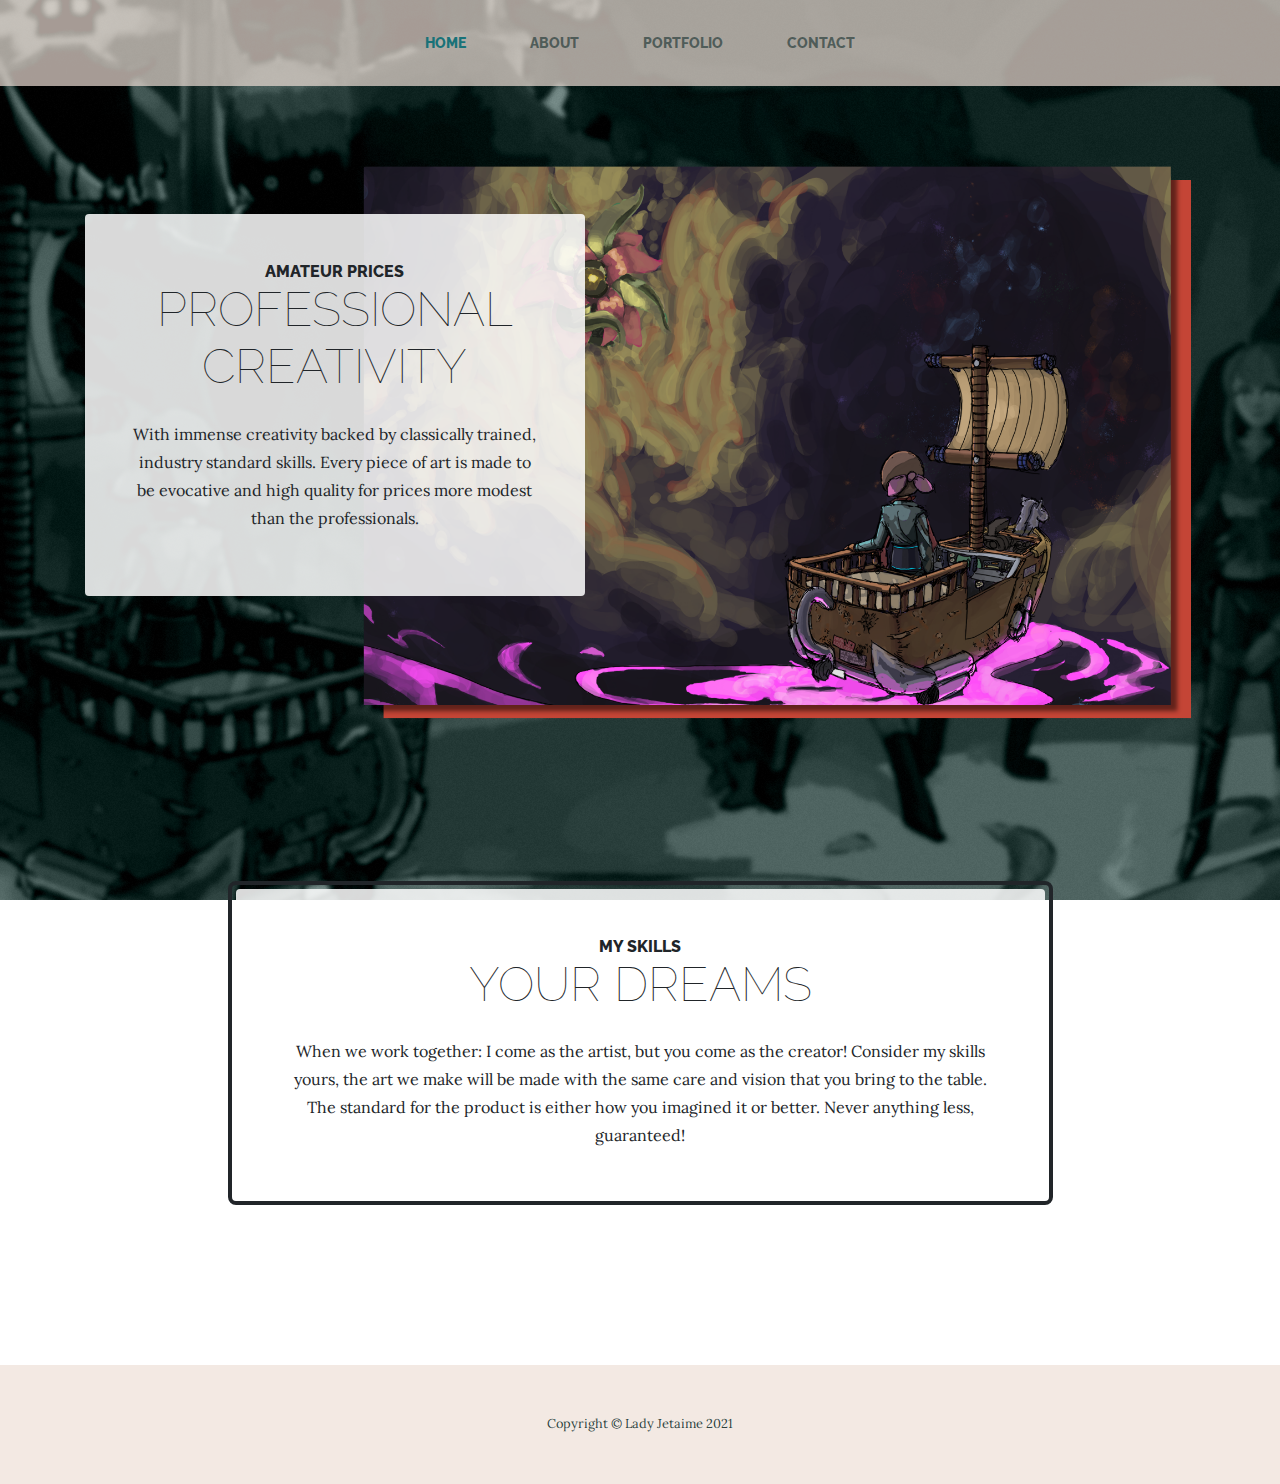
<file: index.html>
<!DOCTYPE html>
<html lang="en">

<head>

  <meta charset="utf-8">
  <meta name="viewport" content="width=device-width, initial-scale=1, shrink-to-fit=no">
  <meta name="description" content="">
  <meta name="author" content="">

  <title>LADY JETAIME</title>

  <!-- Bootstrap core CSS -->
  <link href="vendor/bootstrap/css/bootstrap.min.css" rel="stylesheet">

  <!-- Custom fonts -->
  <link href="https://fonts.googleapis.com/css?family=Raleway:100,100i,200,200i,300,300i,400,400i,500,500i,600,600i,700,700i,800,800i,900,900i" rel="stylesheet">
  <link href="https://fonts.googleapis.com/css?family=Lora:400,400i,700,700i" rel="stylesheet">

  <!-- Custom icons -->
  <link rel="stylesheet" href="https://use.fontawesome.com/releases/v5.15.3/css/all.css" integrity="sha384-SZXxX4whJ79/gErwcOYf+zWLeJdY/qpuqC4cAa9rOGUstPomtqpuNWT9wdPEn2fk" crossorigin="anonymous">

  <!-- Custom styles for this template -->
  <link href="assets/css/style.css" rel="stylesheet" type="text/css"/>

</head>

<body>

  <!-- Navigation -->
  <nav class="navbar navbar-expand-lg navbar-dark py-lg-4" id="mainNav">
    <div class="container">
      <a class="navbar-brand text-uppercase text-expanded font-weight-bold d-lg-none" href="#">LADY JETAIME</a>
      <button class="navbar-toggler" type="button" data-toggle="collapse" data-target="#navbarResponsive" aria-controls="navbarResponsive" aria-expanded="false" aria-label="Toggle navigation">
        <span class="navbar-toggler-icon"></span>
      </button>
      <div class="collapse navbar-collapse" id="navbarResponsive">
        <ul class="navbar-nav mx-auto">
          <li class="nav-item active px-lg-4">
            <a class="nav-link text-uppercase text-expanded" href="index.html">Home
              <span class="sr-only">(current)</span>
            </a>
          </li>
          <li class="nav-item px-lg-4">
            <a class="nav-link text-uppercase text-expanded" href="about.html">About</a>
          </li>
          <li class="nav-item px-lg-4">
            <a class="nav-link text-uppercase text-expanded" href="portfolio.html">Portfolio</a>
          </li>
          <li class="nav-item px-lg-4">
            <a class="nav-link text-uppercase text-expanded" href="contact.html">Contact</a>
          </li>
        </ul>
      </div>
    </div>
  </nav>

  <section class="page-section clearfix">
    <div class="container">
      <div class="intro">
        <img class="intro-img img-fluid mb-3 mb-lg-0 rounded" src="assets/images/intro.png" alt="intro">
        <div class="intro-text left-0 text-center bg-faded p-5 rounded">
          <h2 class="section-heading mb-4">
            <span class="section-heading-upper">Amateur Prices</span>
            <span class="section-heading-lower">Professional Creativity</span>
          </h2>
          <p class="mb-3">With immense creativity backed by classically trained, industry standard skills.  Every piece of art is made to be evocative and high quality for prices more modest than the professionals.
          </p>
        </div>
      </div>
    </div>
  </section>

  <section class="page-section cta">
    <div class="container">
      <div class="row">
        <div class="col-xl-9 mx-auto">
          <div class="cta-inner text-center rounded">
            <h2 class="section-heading mb-4">
              <span class="section-heading-upper">My Skills</span>
              <span class="section-heading-lower">Your Dreams</span>
            </h2>
            <p class="mb-0">When we work together: I come as the artist, but you come as the creator! Consider my skills yours, the art we make will be made with the same care and vision that you bring to the table. The standard for the product is either how you imagined it or better. Never anything less, guaranteed!</p>
          </div>
        </div>
      </div>
    </div>
  </section>

  <footer class="footer text-faded text-center py-5">
    <div class="container">
      <p class="m-0 small">Copyright &copy; Lady Jetaime 2021</p>
    </div>
  </footer>



<!-- Bootstrap core JavaScript -->
<script src="vendor/jquery/jquery.min.js"></script>
<script src="vendor/bootstrap/js/bootstrap.bundle.min.js"></script>
  
</body>




</html>
</file>
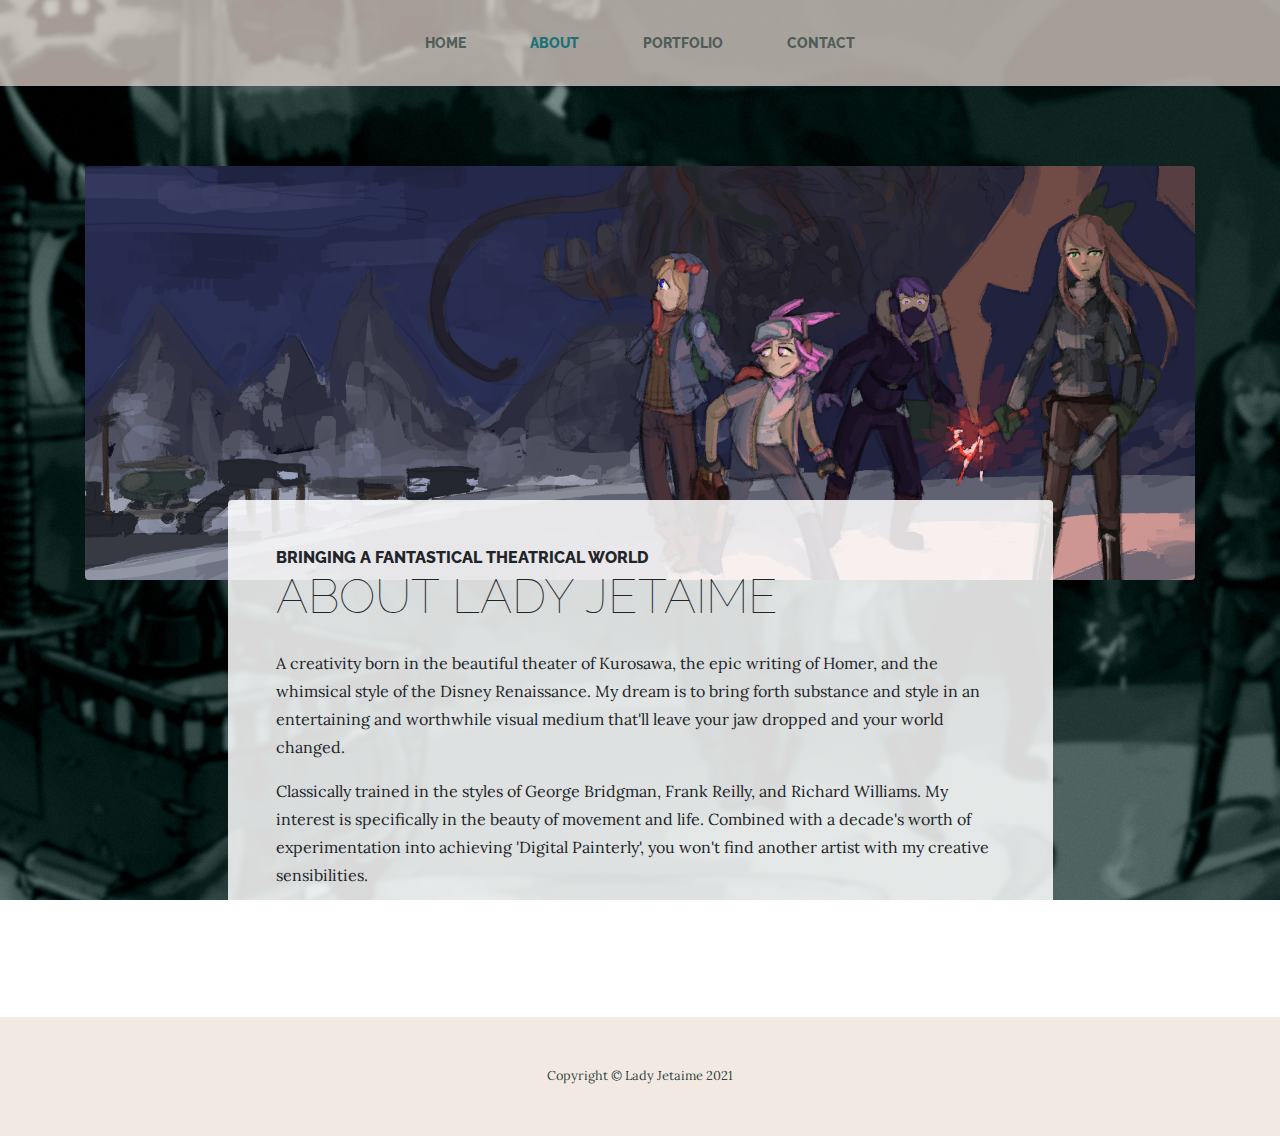
<file: about.html>
<!DOCTYPE html>
<html lang="en">

<head>

  <meta charset="utf-8">
  <meta name="viewport" content="width=device-width, initial-scale=1, shrink-to-fit=no">
  <meta name="description" content="">
  <meta name="author" content="">

  <title>LADY JETAIME</title>

  <!-- Bootstrap core CSS -->
  <link href="vendor/bootstrap/css/bootstrap.min.css" rel="stylesheet">

  <!-- Custom fonts for this template -->
  <link href="https://fonts.googleapis.com/css?family=Raleway:100,100i,200,200i,300,300i,400,400i,500,500i,600,600i,700,700i,800,800i,900,900i" rel="stylesheet">
  <link href="https://fonts.googleapis.com/css?family=Lora:400,400i,700,700i" rel="stylesheet">

  <!-- Custom icons -->
  <link rel="stylesheet" href="https://use.fontawesome.com/releases/v5.15.3/css/all.css" integrity="sha384-SZXxX4whJ79/gErwcOYf+zWLeJdY/qpuqC4cAa9rOGUstPomtqpuNWT9wdPEn2fk" crossorigin="anonymous">


  <!-- Custom styles for this template -->
  <link href="assets/css/style.css" rel="stylesheet" type="text/css"/>

</head>

<body>

  <!-- Navigation -->
  <nav class="navbar navbar-expand-lg navbar-dark py-lg-4" id="mainNav">
    <div class="container">
      <a class="navbar-brand text-uppercase text-expanded font-weight-bold d-lg-none" href="#">LADY JETAIME</a>
      <button class="navbar-toggler" type="button" data-toggle="collapse" data-target="#navbarResponsive" aria-controls="navbarResponsive" aria-expanded="false" aria-label="Toggle navigation">
        <span class="navbar-toggler-icon"></span>
      </button>
      <div class="collapse navbar-collapse" id="navbarResponsive">
        <ul class="navbar-nav mx-auto">
          <li class="nav-item px-lg-4">
            <a class="nav-link text-uppercase text-expanded" href="index.html">Home
              <span class="sr-only">(current)</span>
            </a>
          </li>
          <li class="nav-item active px-lg-4">
            <a class="nav-link text-uppercase text-expanded" href="about.html">About</a>
          </li>
          <li class="nav-item px-lg-4">
            <a class="nav-link text-uppercase text-expanded" href="portfolio.html">Portfolio</a>
          </li>
          <li class="nav-item px-lg-4">
            <a class="nav-link text-uppercase text-expanded" href="contact.html">Contact</a>
          </li>
        </ul>
      </div>
    </div>
  </nav>

  <section class="page-section about-heading">
    <div class="container">
      <img class="img-fluid rounded about-heading-img mb-3 mb-lg-0" src="assets/images/about.png" alt="">
      <div class="about-heading-content">
        <div class="row">
          <div class="col-xl-9 col-lg-10 mx-auto">
            <div class="bg-faded rounded p-5">
              <h2 class="section-heading mb-4">
                <span class="section-heading-upper">Bringing A Fantastical Theatrical World</span>
                <span class="section-heading-lower">About Lady Jetaime</span>
              </h2>
              <p>A creativity born in the beautiful theater of Kurosawa, the epic writing of Homer, and the whimsical style of the Disney Renaissance. My dream is to bring forth substance and style in an entertaining and worthwhile visual medium that'll leave your jaw dropped and your world changed.</p>
              <p class="mb-0">Classically trained in the styles of George Bridgman, Frank Reilly, and Richard Williams. My interest is specifically in the beauty of movement and life. Combined with a decade's worth of experimentation into achieving 'Digital Painterly', you won't find another artist with my creative sensibilities.</p>
            </div>
          </div>
        </div>

    
      </div>
    </div>
  </section>

  <footer class="footer text-faded text-center py-5">
    <div class="container">
      <p class="m-0 small">Copyright &copy; Lady Jetaime 2021</p>
    </div>
  </footer>


  
<!-- Bootstrap core JavaScript -->
<script src="vendor/jquery/jquery.min.js"></script>
<script src="vendor/bootstrap/js/bootstrap.bundle.min.js"></script>

</body>

</html>
</file>
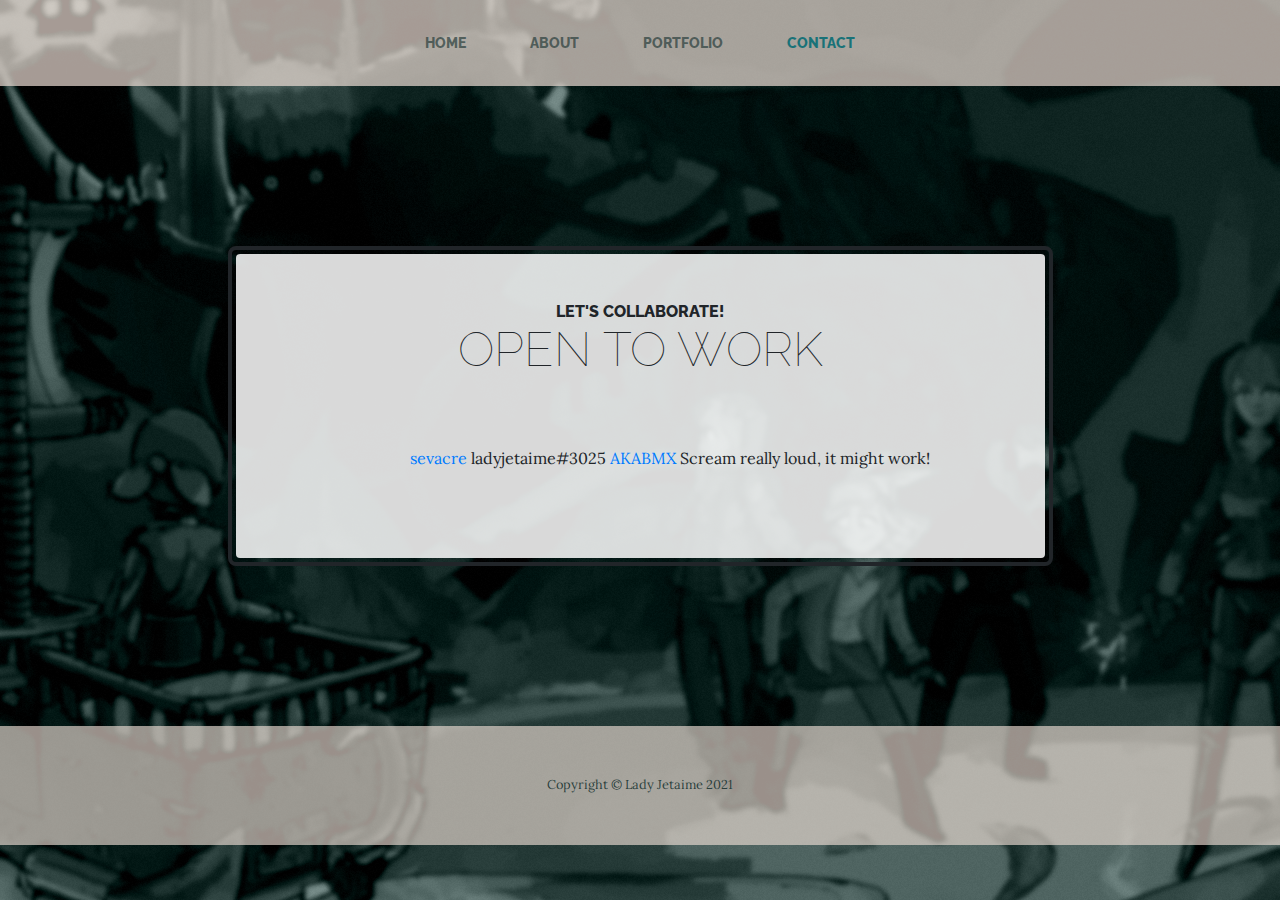
<file: contact.html>
<!DOCTYPE html>
<html lang="en">

  <head>

    <meta charset="utf-8">
    <meta name="viewport" content="width=device-width, initial-scale=1, shrink-to-fit=no">
    <meta name="description" content="">
    <meta name="author" content="">

    <title>LADY JETAIME</title>

    <!-- Bootstrap core CSS -->
    <link href="vendor/bootstrap/css/bootstrap.min.css" rel="stylesheet">

    <!-- Custom fonts for this template -->
    <link href="https://fonts.googleapis.com/css?family=Raleway:100,100i,200,200i,300,300i,400,400i,500,500i,600,600i,700,700i,800,800i,900,900i" rel="stylesheet">
    <link href="https://fonts.googleapis.com/css?family=Lora:400,400i,700,700i" rel="stylesheet">

    <!-- Custom icons -->
    <link rel="stylesheet" href="https://use.fontawesome.com/releases/v5.15.3/css/all.css" integrity="sha384-SZXxX4whJ79/gErwcOYf+zWLeJdY/qpuqC4cAa9rOGUstPomtqpuNWT9wdPEn2fk" crossorigin="anonymous">


    <!-- Custom styles for this template -->
    <link href="assets/css/style.css" rel="stylesheet" type="text/css"/>

  </head>

  <body>

    <!-- Navigation -->
    <nav class="navbar navbar-expand-lg navbar-dark py-lg-4" id="mainNav">
      <div class="container">
        <a class="navbar-brand text-uppercase text-expanded font-weight-bold d-lg-none" href="#">LADY JETAIME</a>
        <button class="navbar-toggler" type="button" data-toggle="collapse" data-target="#navbarResponsive" aria-controls="navbarResponsive" aria-expanded="false" aria-label="Toggle navigation">
          <span class="navbar-toggler-icon"></span>
        </button>
        <div class="collapse navbar-collapse" id="navbarResponsive">
          <ul class="navbar-nav mx-auto">
            <li class="nav-item px-lg-4">
              <a class="nav-link text-uppercase text-expanded" href="index.html">Home
                <span class="sr-only">(current)</span>
              </a>
            </li>
            <li class="nav-item px-lg-4">
              <a class="nav-link text-uppercase text-expanded" href="about.html">About</a>
            </li>
            <li class="nav-item px-lg-4">
              <a class="nav-link text-uppercase text-expanded" href="portfolio.html">Portfolio</a>
            </li>
            <li class="nav-item active px-lg-4">
              <a class="nav-link text-uppercase text-expanded" href="contact.html">Contact</a>
            </li>
          </ul>
        </div>
      </div>
    </nav>

    <section class="page-section cta">
      <div class="container">
        <div class="row">
          <div class="col-xl-9 mx-auto">
            <div class="cta-inner text-center rounded">
              <h2 class="section-heading mb-5">
                <span class="section-heading-upper">Let's Collaborate!</span>
                <span class="section-heading-lower">Open to Work</span>
              </h2>
              <div id="menu-outer">
                <div class="table">
                  <ul id="horizontal-list">
                    <li><i class="fab fa-twitter fa-2x"></i> <a href="https://twitter.com/sevacre"> sevacre </a></li>
                    <li><i class="fab fa-discord fa-2x"></i>  ladyjetaime#3025 </a></li>
                    <li><i class="fab fa-youtube fa-2x"></i> <a href="https://www.youtube.com/user/AKABMX"> AKABMX </a></li>
                    <li><i class="fas fa-bullhorn fa-2x"></i> Scream really loud, it might work! </a></li>
                  </ul>
                </div>
              </div>                              
            </div>
          </div>
        </div>
      </div>
    </section>
    

    <footer class="footer text-faded text-center py-5">
      <div class="container">
        <p class="m-0 small">Copyright &copy; Lady Jetaime 2021</p>
      </div>
    </footer>

   <!-- Bootstrap core JavaScript -->
  <script src="vendor/jquery/jquery.min.js"></script>
  <script src="vendor/bootstrap/js/bootstrap.bundle.min.js"></script>
    
  </body>

</html>
</file>
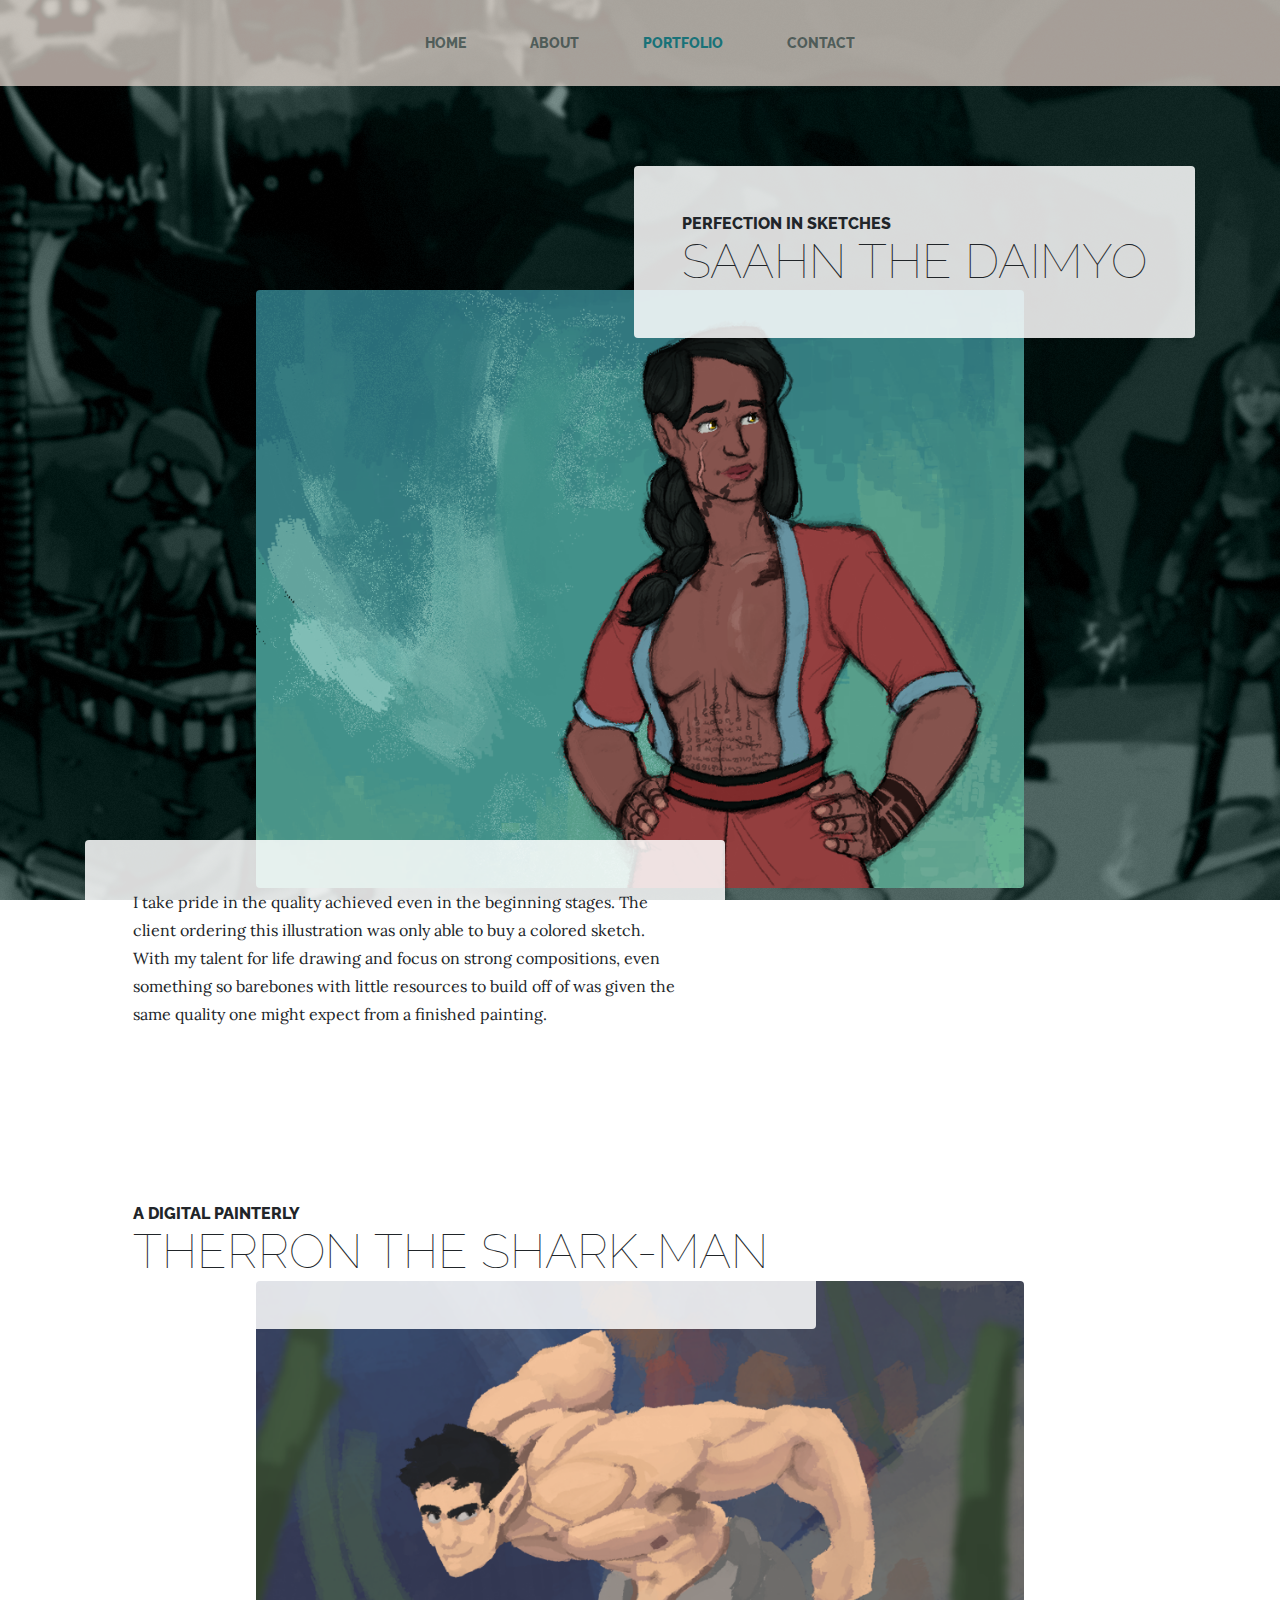
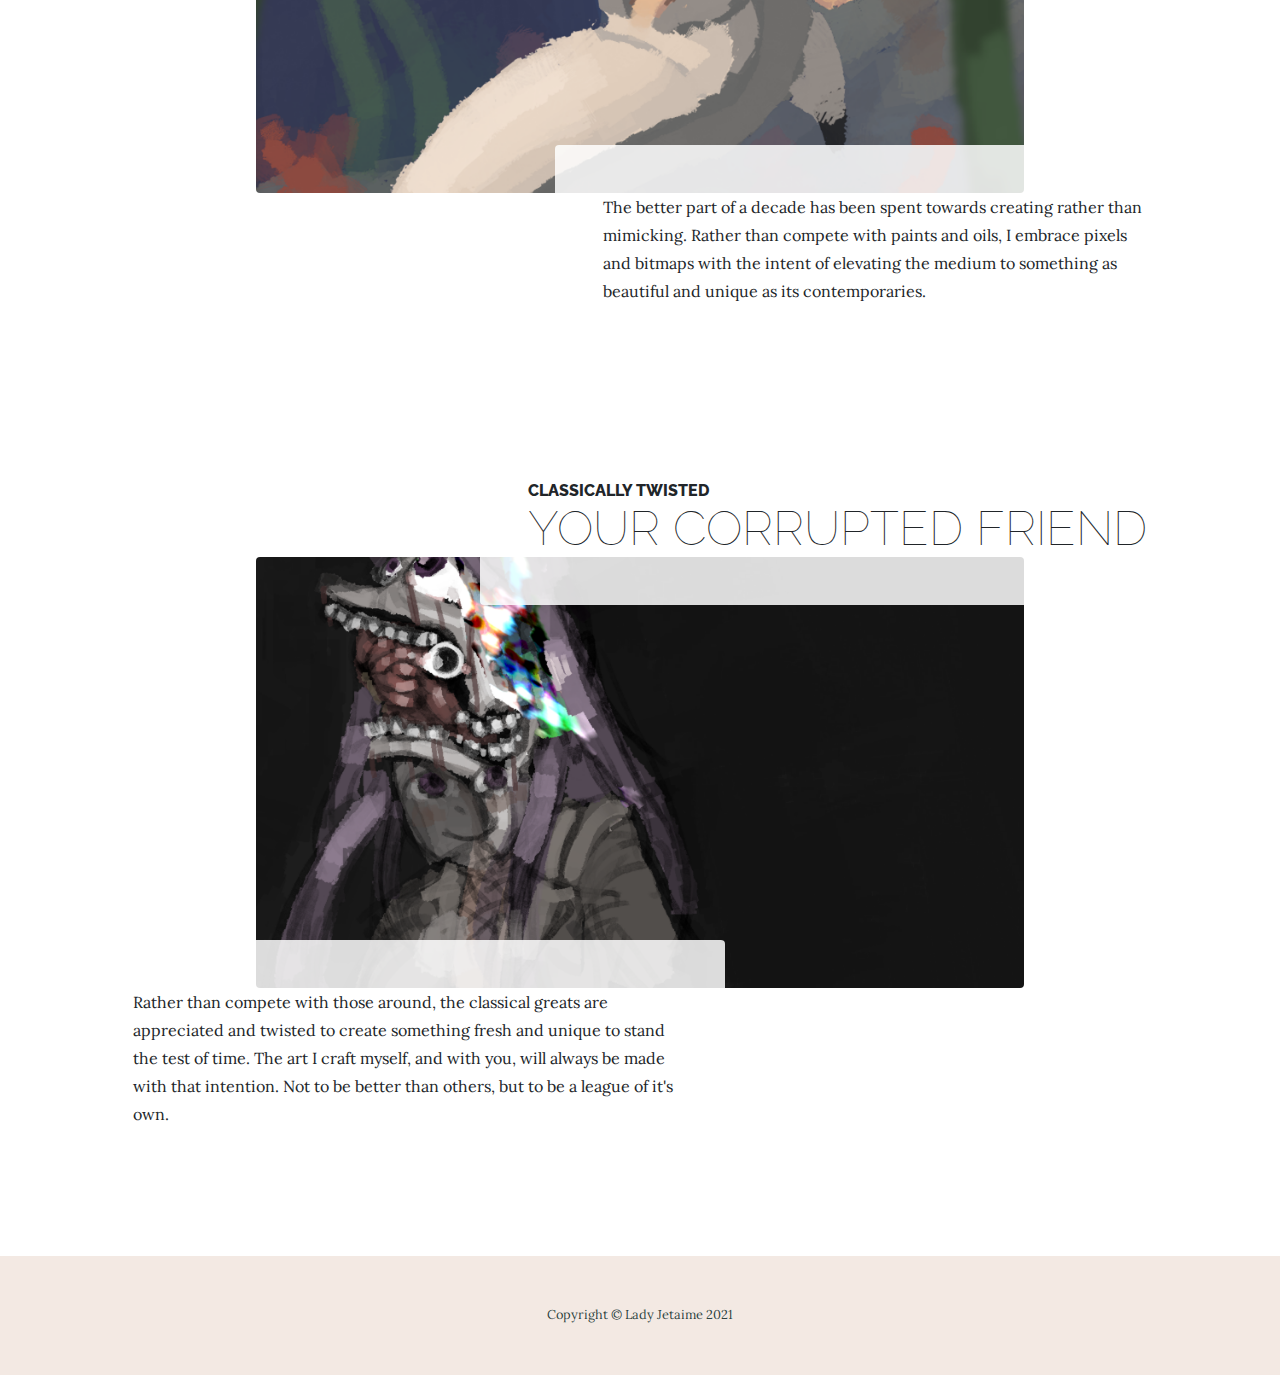
<file: portfolio.html>
<!DOCTYPE html>
<html lang="en">

<head>

  <meta charset="utf-8">
  <meta name="viewport" content="width=device-width, initial-scale=1, shrink-to-fit=no">
  <meta name="description" content="">
  <meta name="author" content="">

  <title>LADY JETAIME</title>

  <!-- Bootstrap core CSS -->
  <link href="vendor/bootstrap/css/bootstrap.min.css" rel="stylesheet">

  <!-- Custom fonts for this template -->
  <link href="https://fonts.googleapis.com/css?family=Raleway:100,100i,200,200i,300,300i,400,400i,500,500i,600,600i,700,700i,800,800i,900,900i" rel="stylesheet">
  <link href="https://fonts.googleapis.com/css?family=Lora:400,400i,700,700i" rel="stylesheet">

  <!-- Custom icons -->
  <link rel="stylesheet" href="https://use.fontawesome.com/releases/v5.15.3/css/all.css" integrity="sha384-SZXxX4whJ79/gErwcOYf+zWLeJdY/qpuqC4cAa9rOGUstPomtqpuNWT9wdPEn2fk" crossorigin="anonymous">


  <!-- Custom styles for this template -->
  <link href="assets/css/style.css" rel="stylesheet" type="text/css"/>

</head>

<body>

  <!-- Navigation -->
  <nav class="navbar navbar-expand-lg navbar-dark py-lg-4" id="mainNav">
    <div class="container">
      <a class="navbar-brand text-uppercase text-expanded font-weight-bold d-lg-none" href="#">LADY JETAIME</a>
      <button class="navbar-toggler" type="button" data-toggle="collapse" data-target="#navbarResponsive" aria-controls="navbarResponsive" aria-expanded="false" aria-label="Toggle navigation">
        <span class="navbar-toggler-icon"></span>
      </button>
      <div class="collapse navbar-collapse" id="navbarResponsive">
        <ul class="navbar-nav mx-auto">
          <li class="nav-item px-lg-4">
            <a class="nav-link text-uppercase text-expanded" href="index.html">Home
              <span class="sr-only">(current)</span>
            </a>
          </li>
          <li class="nav-item px-lg-4">
            <a class="nav-link text-uppercase text-expanded" href="about.html">About</a>
          </li>
          <li class="nav-item active px-lg-4">
            <a class="nav-link text-uppercase text-expanded" href="portfolio.html">Portfolio</a>
          </li>
          <li class="nav-item px-lg-4">
            <a class="nav-link text-uppercase text-expanded" href="contact.html">Contact</a>
          </li>
        </ul>
      </div>
    </div>
  </nav>

  <section class="page-section">
    <div class="container">
      <div class="product-item">
        <div class="product-item-title d-flex">
          <div class="bg-faded p-5 d-flex ml-auto rounded">
            <h2 class="section-heading mb-0">
              <span class="section-heading-upper">Perfection in Sketches</span>
              <span class="section-heading-lower">Saahn the Daimyo</span>
            </h2>
          </div>
        </div>
        <img class="product-item-img mx-auto d-flex rounded img-fluid mb-3 mb-lg-0" src="assets/images/products-01.png" alt="">
        <div class="product-item-description d-flex mr-auto">
          <div class="bg-faded p-5 rounded">
            <p class="mb-0">I take pride in the quality achieved even in the beginning stages. The client ordering this illustration was only able to buy a colored sketch. With my talent for life drawing and focus on strong compositions, even something so barebones with little resources to build off of was given the same quality one might expect from a finished painting.</p>
          </div>
        </div>
      </div>
    </div>
  </section>

  <section class="page-section">
    <div class="container">
      <div class="product-item">
        <div class="product-item-title d-flex">
          <div class="bg-faded p-5 d-flex mr-auto rounded">
            <h2 class="section-heading mb-0">
              <span class="section-heading-upper">A Digital Painterly</span>
              <span class="section-heading-lower">Therron the Shark-man</span>
            </h2>
          </div>
        </div>
        <img class="product-item-img mx-auto d-flex rounded img-fluid mb-3 mb-lg-0" src="assets/images/products-02.png" alt="">
        <div class="product-item-description d-flex ml-auto">
          <div class="bg-faded p-5 rounded">
            <p class="mb-0">The better part of a decade has been spent towards creating rather than mimicking. Rather than compete with paints and oils, I embrace pixels and bitmaps with the intent of elevating the medium to something as beautiful and unique as its contemporaries.</p>
          </div>
        </div>
      </div>
    </div>
  </section>

  <section class="page-section">
    <div class="container">
      <div class="product-item">
        <div class="product-item-title d-flex">
          <div class="bg-faded p-5 d-flex ml-auto rounded">
            <h2 class="section-heading mb-0">
              <span class="section-heading-upper">Classically twisted</span>
              <span class="section-heading-lower">Your Corrupted Friend</span>
            </h2>
          </div>
        </div>
        <img class="product-item-img mx-auto d-flex rounded img-fluid mb-3 mb-lg-0" src="assets/images/products-03.png" alt="">
        <div class="product-item-description d-flex mr-auto">
          <div class="bg-faded p-5 rounded">
            <p class="mb-0">Rather than compete with those around, the classical greats are appreciated and twisted to create something fresh and unique to stand the test of time. The art I craft myself, and with you, will always be made with that intention. Not to be better than others, but to be a league of it's own.</p>
          </div>
        </div>
      </div>
    </div>
  </section>

  <footer class="footer text-faded text-center py-5">
    <div class="container">
      <p class="m-0 small">Copyright &copy; Lady Jetaime 2021</p>
    </div>
  </footer>
  
<!-- Bootstrap core JavaScript -->
<script src="vendor/jquery/jquery.min.js"></script>
<script src="vendor/bootstrap/js/bootstrap.bundle.min.js"></script>

</body>

</html>
</file>
<file: assets/css/style.css>
body {
  font-family: 'Lora';
  background-image: url("../images/bg.png");
  background-attachment: fixed;
  background-position: center;
  background-size: cover;
}

h1,
h2,
h3,
h4,
h5,
h6 {
  font-family: 'Raleway';
}

p {
  line-height: 1.75;
}

.text-faded {
  color: rgba(40, 61, 59, .99);
}

.page-section {
  margin-top: 5rem;
  margin-bottom: 5rem;
}

.section-heading {
  text-transform: uppercase;
}

.section-heading .section-heading-upper {
  display: block;
  font-size: 1rem;
  font-weight: 800;
}

.section-heading .section-heading-lower {
  display: block;
  font-size: 3rem;
  font-weight: 100;
}

.bg-faded {
  background-color: rgba(255, 255, 255, 0.85);
}

#mainNav {
  background-color: rgba(237, 221, 212, 0.7);
  font-family: 'Raleway';
}

#mainNav .navbar-brand {
  color: #C44536;
}

#mainNav .navbar-nav .nav-item .nav-link {
  color: rgba(40, 61, 59, 0.7);
  font-weight: 800;
}

#mainNav .navbar-nav .nav-item.active .nav-link {
  color: #197278;;
}



@media (min-width: 992px) {
  #mainNav .navbar-nav .nav-item .nav-link {
    font-size: 0.9rem;
  }
  #mainNav .navbar-nav .nav-item .nav-link:hover {
    color: #C44536;
  }
  #mainNav .navbar-nav .nav-item.active .nav-link:hover {
    color: #e6a756;
  }
}

.btn-xl {
  font-weight: 700;
  font-size: 0.8rem;
  padding-top: 1.5rem;
  padding-bottom: 1.5rem;
  padding-left: 2rem;
  padding-right: 2rem;
}

.intro {
  position: relative;
}

@media (min-width: 992px) {
  .intro .intro-img {
    width: 75%;
    float: right;
  }
  .intro .intro-text {
    left: 0;
    width: 60%;
    margin-top: 3rem;
    position: absolute;
  }
  .intro .intro-text .intro-button {
    width: 100%;
    left: 0;
    position: absolute;
    bottom: -2rem;
  }
}

@media (min-width: 1200px) {
  .intro .intro-text {
    width: 45%;
  }
}

.cta {
  padding-top: 5rem;
  padding-bottom: 5rem;
  
}

.cta .cta-inner {
  position: relative;
  padding: 3rem;
  margin: 0.5rem;
  background-color: rgba(255, 255, 255, 0.85);
}

.cta .cta-inner:before {
  border-radius: 0.5rem;
  content: '';
  position: absolute;
  top: -0.5rem;
  bottom: -0.5rem;
  left: -0.5rem;
  right: -0.5rem;
  border: 0.25rem solid ;
  z-index: -1;
}

@media (min-width: 992px) {
  .about-heading .about-heading-img {
    position: relative;
    z-index: 0;
  }
  .about-heading .about-heading-content {
    margin-top: -5rem;
    position: relative;
    z-index: 1;
  }
}

@media (min-width: 992px) {
  .product-item .product-item-title {
    position: relative;
    z-index: 1;
    margin-bottom: -3rem;
  }
  .product-item .product-item-img {
    position: relative;
    z-index: 0;
    max-width: 60vw;
  }
  .product-item .product-item-description {
    position: relative;
    z-index: 1;
    margin-top: -3rem;
    max-width: 50vw;
  }
}

.list-hours {
  font-size: 0.9rem;
}

.list-hours .list-hours-item {
  border-bottom: 1px solid rgba(230, 167, 86, 0.5);
  padding-bottom: .25rem;
  margin-bottom: 1rem;
  font-style: italic;
  display: inline-block;
}




@media (min-width: 992px) {
  .list-hours {
    width: 50%;
    font-size: 1.1rem;
  }
}

.strong {
  font-size: 1.2rem;
}

.footer {
  background-color: rgba(237, 221, 212, 0.65);
}

.text-primary {
  color: #e6a756 !important;
}

.bg-primary {
  background-color: #e6a756 !important;
}

.btn {
  box-shadow: 0px 3px 3px 0px rgba(33, 37, 41, 0.1);
}

.btn-primary {
  background-color: #c44536;
  border-color: #c44536;
}

.btn-primary:hover, .btn-primary:focus, .btn-primary:active {
  background-color: #c44536;
  border-color: #c44536;
}

.font-weight-light {
  font-weight: 100 !important;
}

#menu-outer {
	height: 84px;
	
}

.table {
	display: table;   /* Allow the centering to work */
	margin: 10px;
}

ul#horizontal-list {
	min-width: 696px;
	list-style: none;
	padding-top: 20px;
	}

	ul#horizontal-list li {
		display: inline;
	}
</file>
